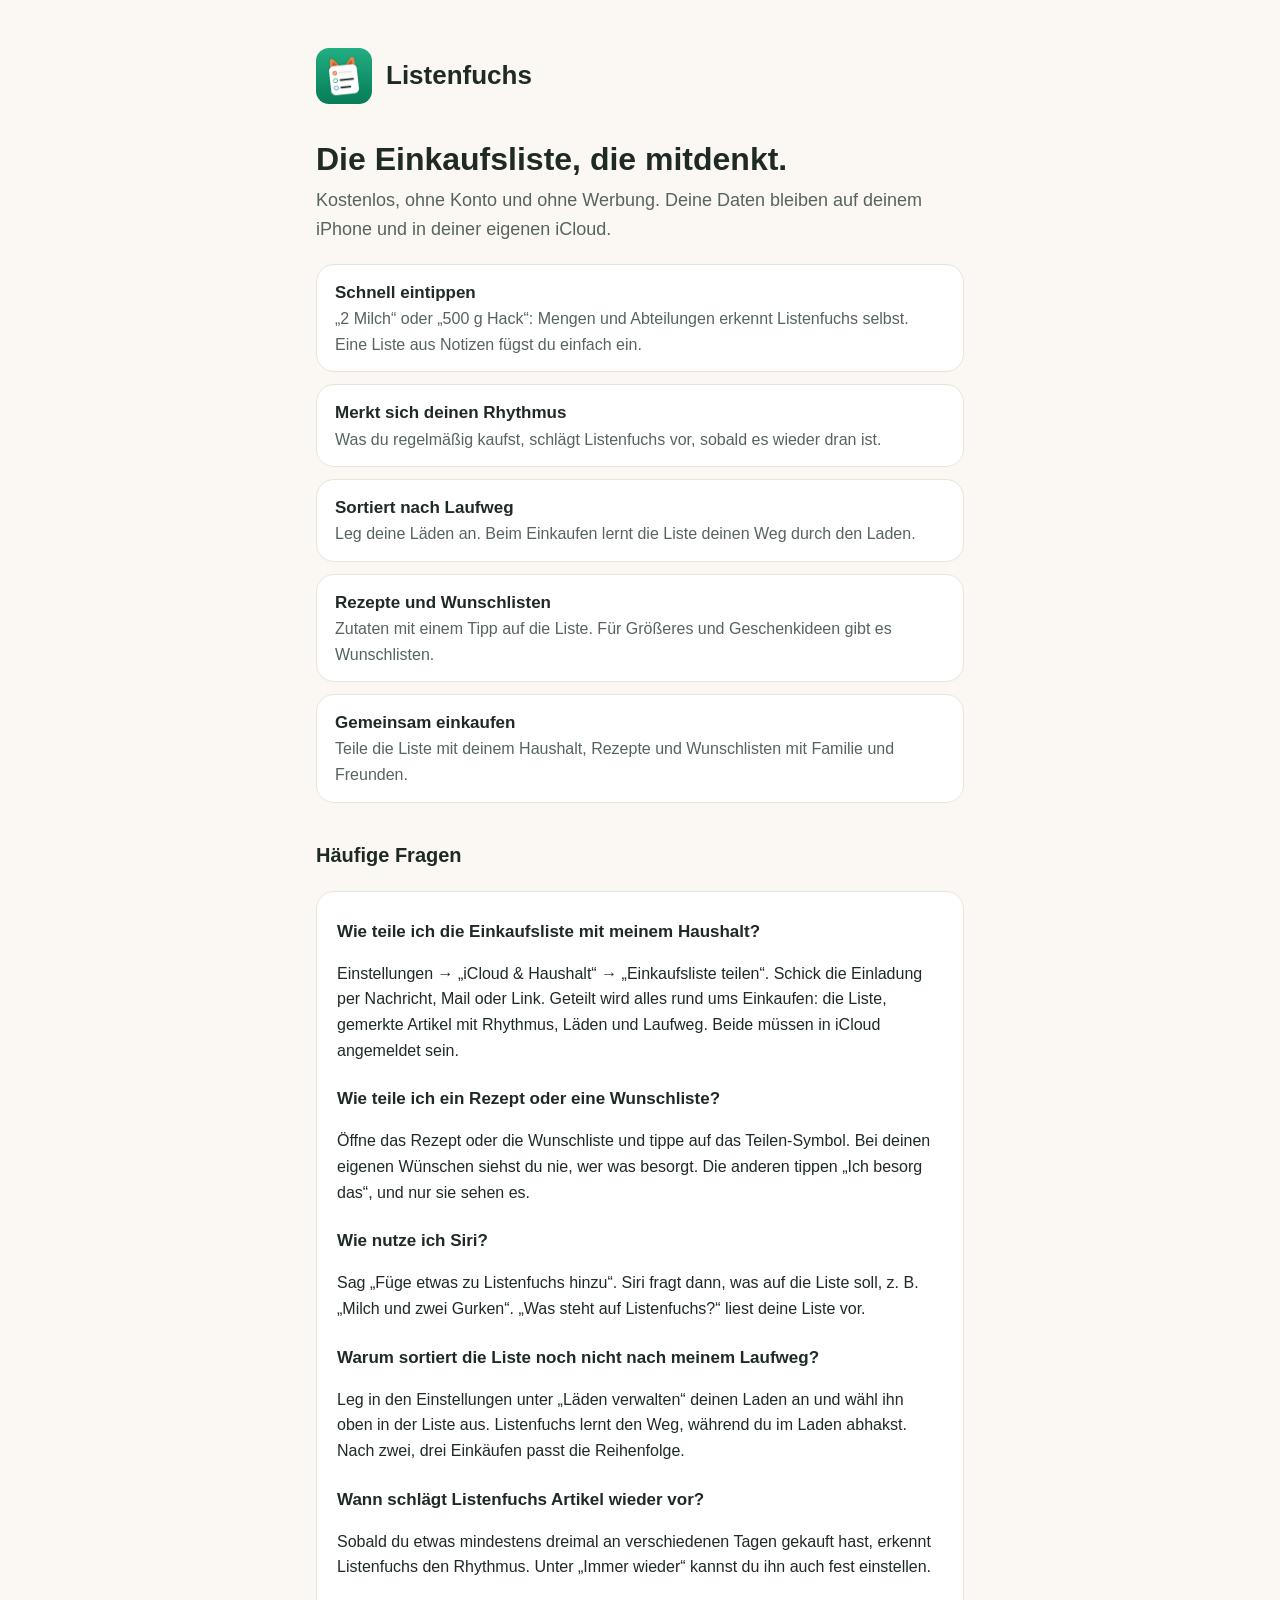
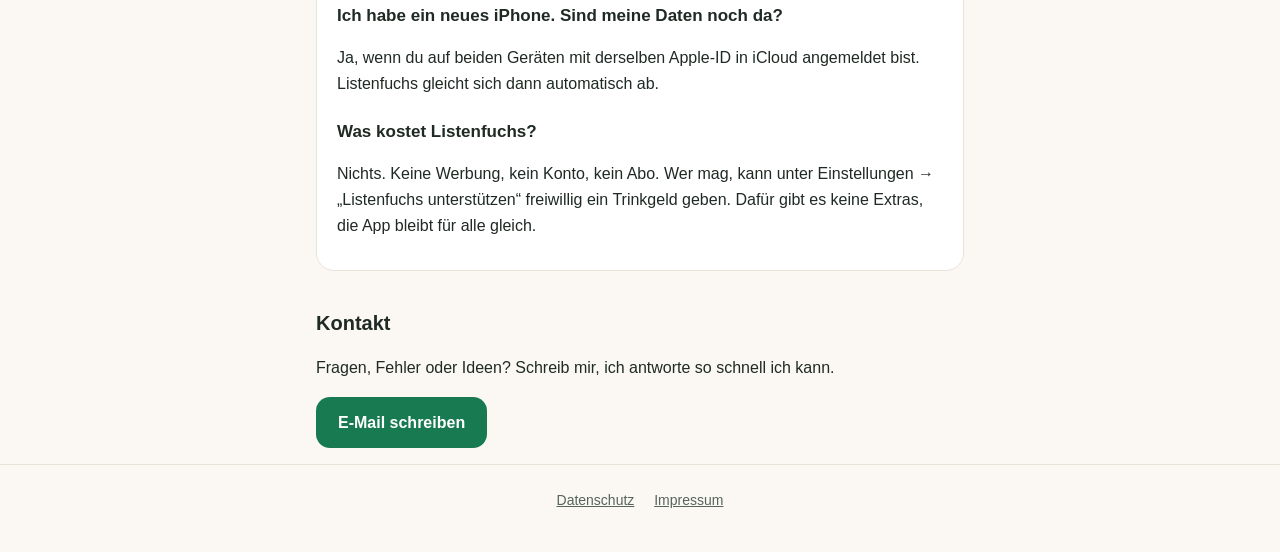
<file: index.html>
<!DOCTYPE html>
<html lang="de">
<head>
<meta charset="UTF-8">
<meta name="viewport" content="width=device-width, initial-scale=1.0">
<title>Listenfuchs – Hilfe &amp; Kontakt</title>
<meta name="description" content="Listenfuchs – die Einkaufsliste, die mitdenkt. Hilfe, häufige Fragen und Kontakt.">
<link rel="stylesheet" href="style.css">
<link rel="apple-touch-icon" href="apple-touch-icon.png">
<link rel="icon" href="icon.png">
</head>
<body>

<header>
  <div class="wrap">
    <a class="logo" href="index.html"><img src="icon.png" alt=""><span>Listenfuchs</span></a>
  </div>
</header>

<main class="wrap">
  <h1>Die Einkaufsliste, die mitdenkt.</h1>
  <p class="lead">Kostenlos, ohne Konto und ohne Werbung. Deine Daten bleiben auf deinem iPhone und in deiner eigenen iCloud.</p>

  <ul class="features">
    <li><strong>Schnell eintippen</strong><span>„2 Milch“ oder „500 g Hack“: Mengen und Abteilungen erkennt Listenfuchs selbst. Eine Liste aus Notizen fügst du einfach ein.</span></li>
    <li><strong>Merkt sich deinen Rhythmus</strong><span>Was du regelmäßig kaufst, schlägt Listenfuchs vor, sobald es wieder dran ist.</span></li>
    <li><strong>Sortiert nach Laufweg</strong><span>Leg deine Läden an. Beim Einkaufen lernt die Liste deinen Weg durch den Laden.</span></li>
    <li><strong>Rezepte und Wunschlisten</strong><span>Zutaten mit einem Tipp auf die Liste. Für Größeres und Geschenkideen gibt es Wunschlisten.</span></li>
    <li><strong>Gemeinsam einkaufen</strong><span>Teile die Liste mit deinem Haushalt, Rezepte und Wunschlisten mit Familie und Freunden.</span></li>
  </ul>

  <h2>Häufige Fragen</h2>
  <div class="card">
    <h3>Wie teile ich die Einkaufsliste mit meinem Haushalt?</h3>
    <p>Einstellungen → „iCloud &amp; Haushalt“ → „Einkaufsliste teilen“. Schick die Einladung per Nachricht, Mail oder Link. Geteilt wird alles rund ums Einkaufen: die Liste, gemerkte Artikel mit Rhythmus, Läden und Laufweg. Beide müssen in iCloud angemeldet sein.</p>

    <h3>Wie teile ich ein Rezept oder eine Wunschliste?</h3>
    <p>Öffne das Rezept oder die Wunschliste und tippe auf das Teilen-Symbol. Bei deinen eigenen Wünschen siehst du nie, wer was besorgt. Die anderen tippen „Ich besorg das“, und nur sie sehen es.</p>

    <h3>Wie nutze ich Siri?</h3>
    <p>Sag „Füge etwas zu Listenfuchs hinzu“. Siri fragt dann, was auf die Liste soll, z. B. „Milch und zwei Gurken“. „Was steht auf Listenfuchs?“ liest deine Liste vor.</p>

    <h3>Warum sortiert die Liste noch nicht nach meinem Laufweg?</h3>
    <p>Leg in den Einstellungen unter „Läden verwalten“ deinen Laden an und wähl ihn oben in der Liste aus. Listenfuchs lernt den Weg, während du im Laden abhakst. Nach zwei, drei Einkäufen passt die Reihenfolge.</p>

    <h3>Wann schlägt Listenfuchs Artikel wieder vor?</h3>
    <p>Sobald du etwas mindestens dreimal an verschiedenen Tagen gekauft hast, erkennt Listenfuchs den Rhythmus. Unter „Immer wieder“ kannst du ihn auch fest einstellen.</p>

    <h3>Ich habe ein neues iPhone. Sind meine Daten noch da?</h3>
    <p>Ja, wenn du auf beiden Geräten mit derselben Apple-ID in iCloud angemeldet bist. Listenfuchs gleicht sich dann automatisch ab.</p>

    <h3>Was kostet Listenfuchs?</h3>
    <p>Nichts. Keine Werbung, kein Konto, kein Abo. Wer mag, kann unter Einstellungen → „Listenfuchs unterstützen“ freiwillig ein Trinkgeld geben. Dafür gibt es keine Extras, die App bleibt für alle gleich.</p>
  </div>

  <h2>Kontakt</h2>
  <p>Fragen, Fehler oder Ideen? Schreib mir, ich antworte so schnell ich kann.</p>
  <p><a class="button" href="mailto:tobias.erkel@gmail.com?subject=Listenfuchs">E-Mail schreiben</a></p>
</main>

<footer>
  <a href="datenschutz.html">Datenschutz</a>
  <a href="impressum.html">Impressum</a>
</footer>

</body>
</html>
</file>
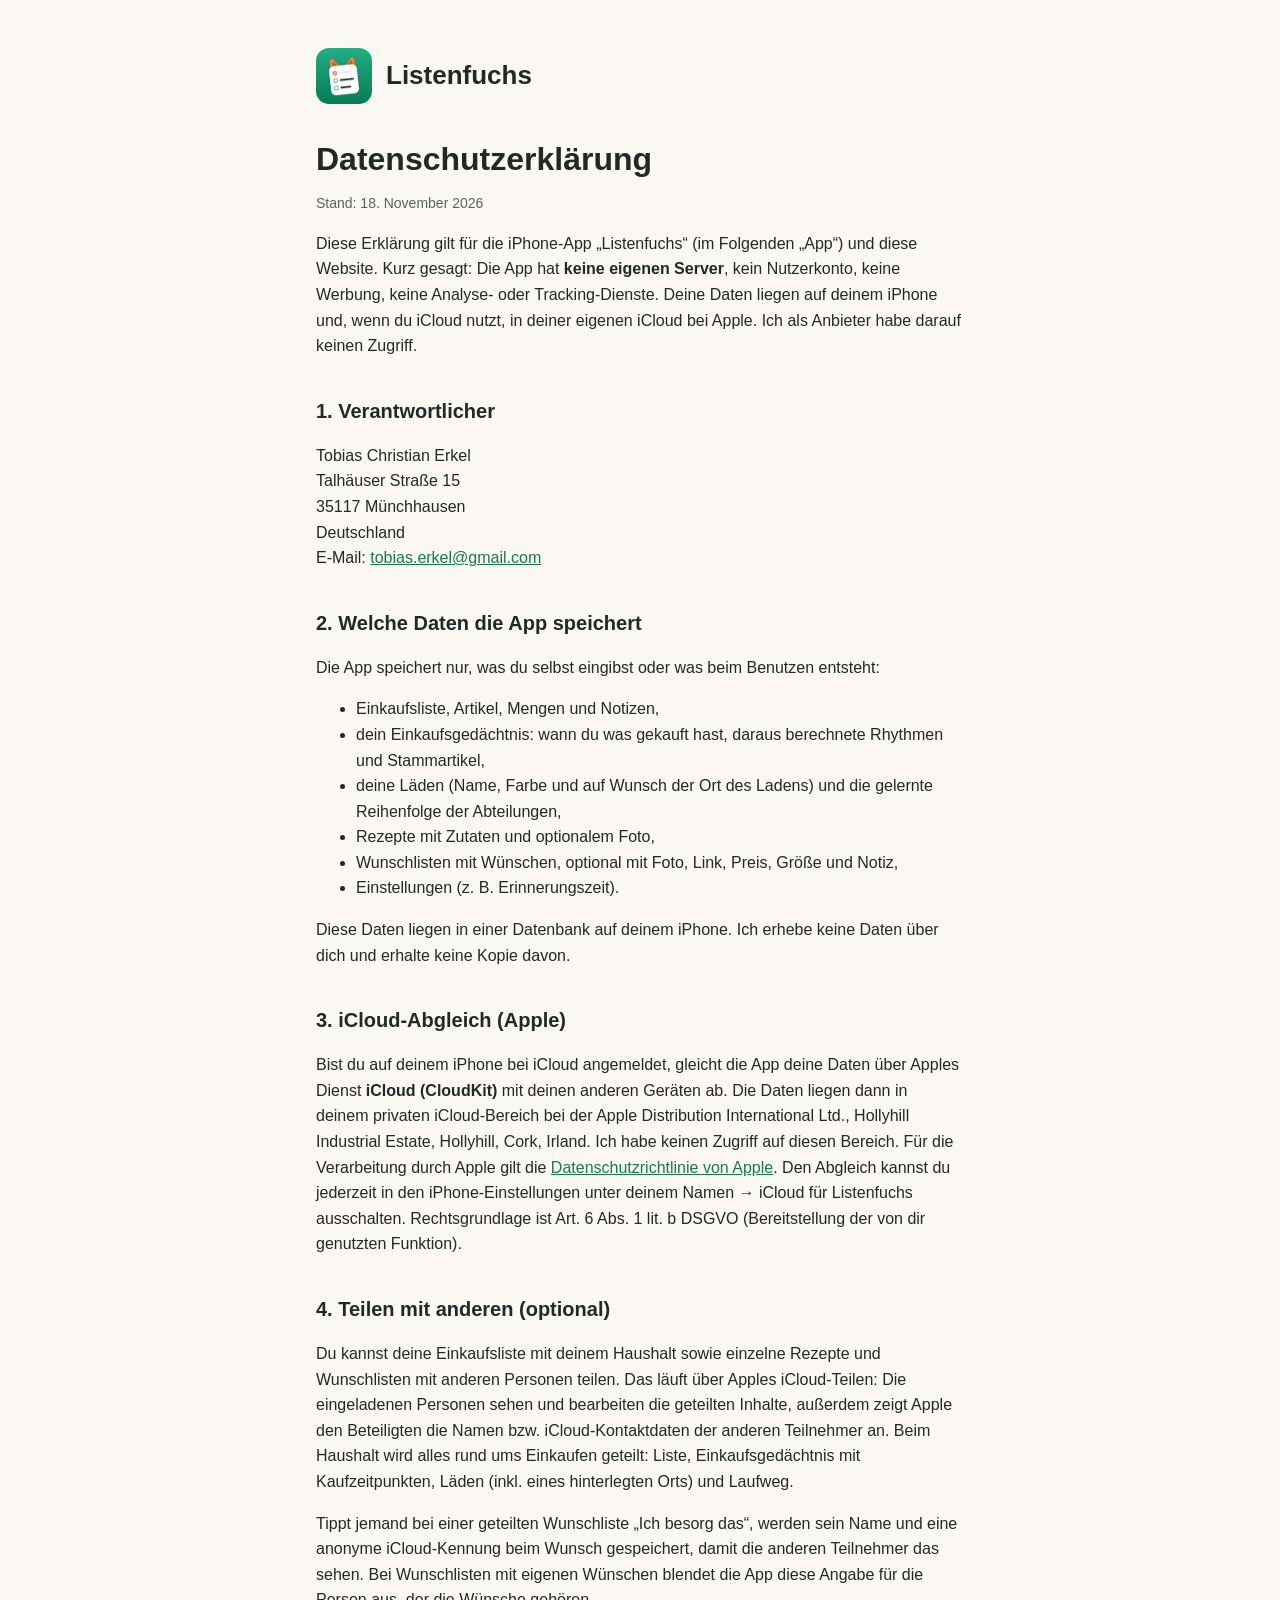
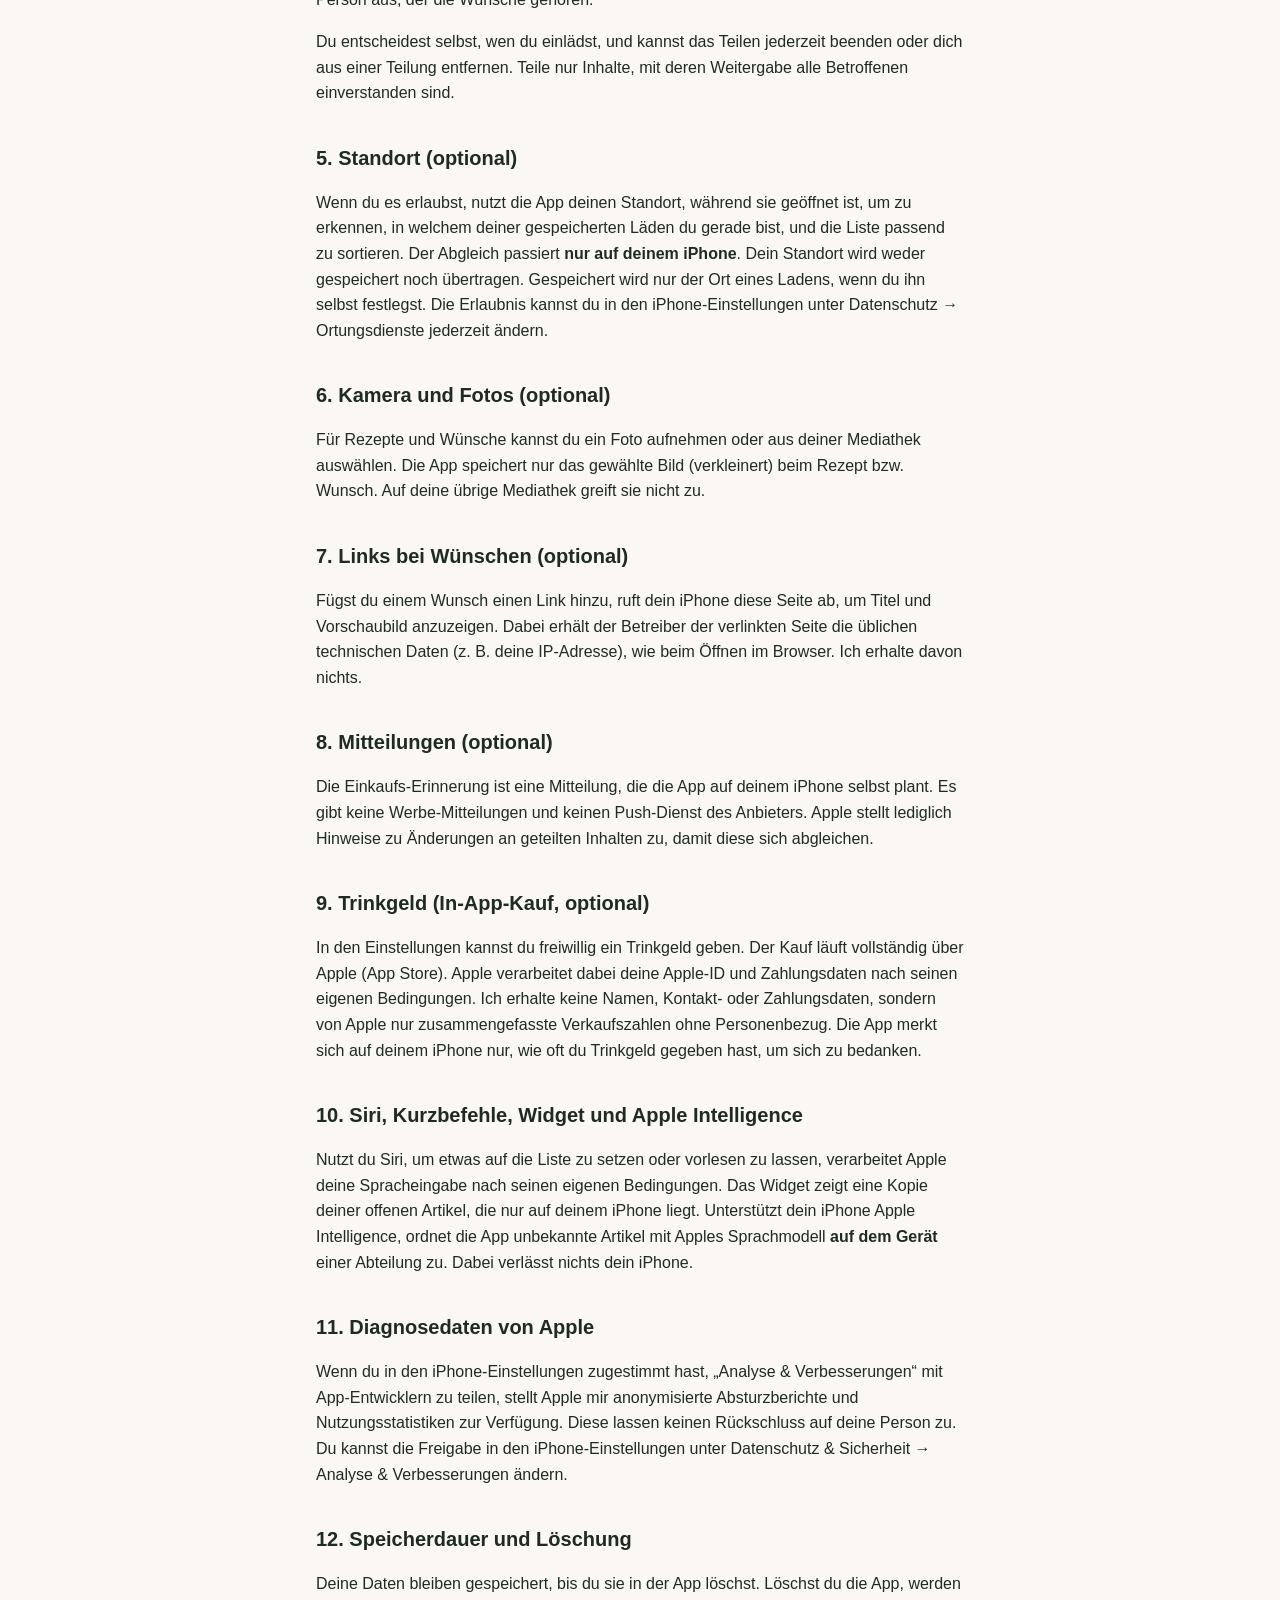
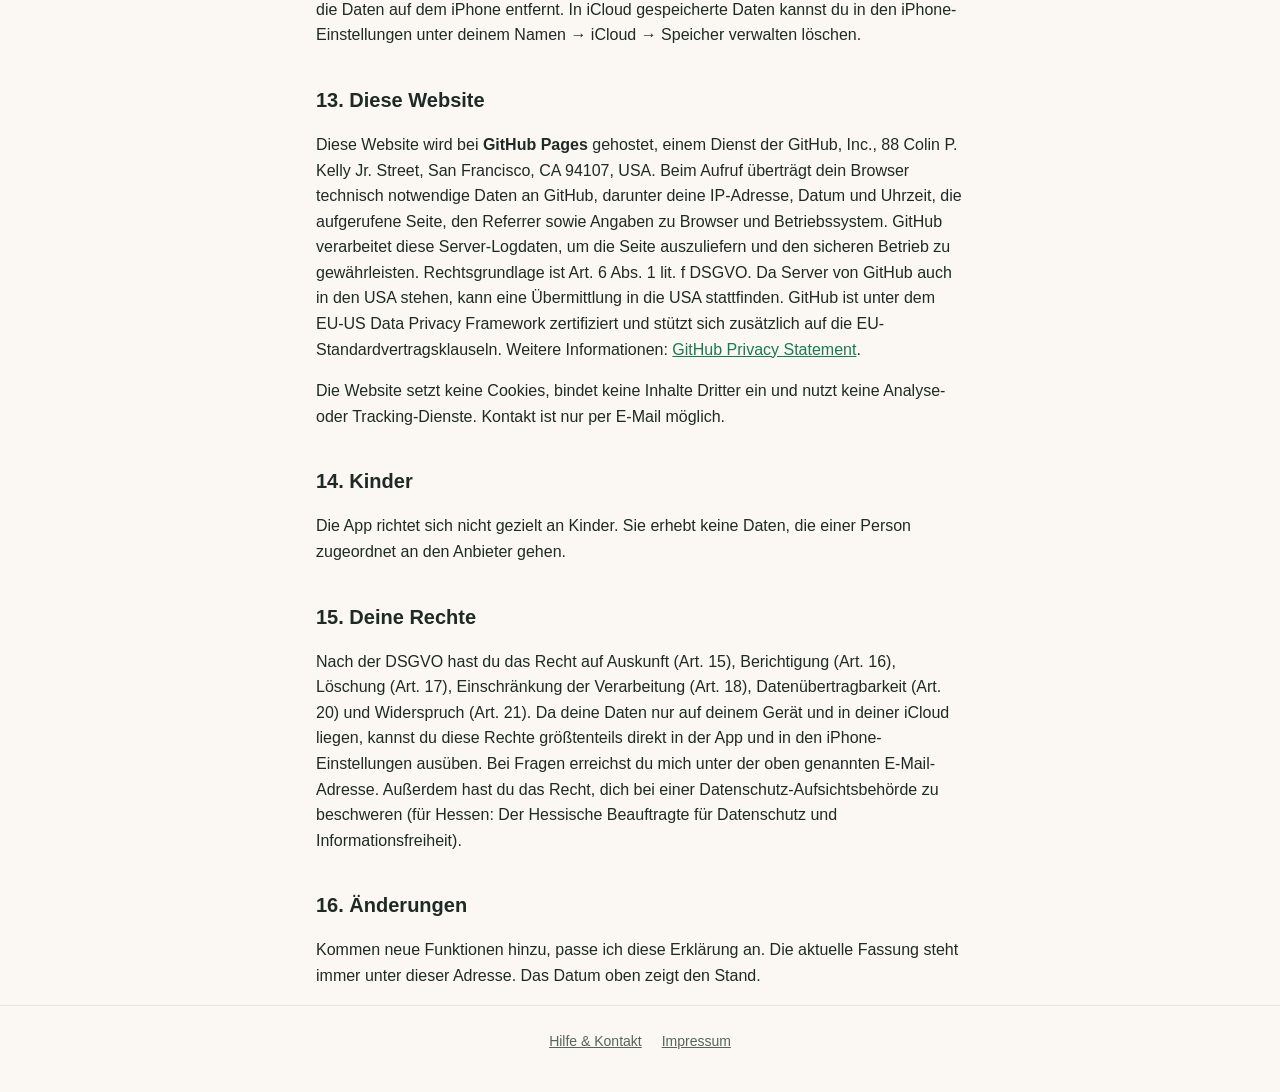
<file: datenschutz.html>
<!DOCTYPE html>
<html lang="de">
<head>
<meta charset="UTF-8">
<meta name="viewport" content="width=device-width, initial-scale=1.0">
<title>Listenfuchs – Datenschutzerklärung</title>
<link rel="stylesheet" href="style.css">
<link rel="apple-touch-icon" href="apple-touch-icon.png">
<link rel="icon" href="icon.png">
</head>
<body>

<header>
  <div class="wrap">
    <a class="logo" href="index.html"><img src="icon.png" alt=""><span>Listenfuchs</span></a>
  </div>
</header>

<main class="wrap">
  <h1>Datenschutzerklärung</h1>
  <p class="stand">Stand: 18. November 2026</p>

  <p>
    Diese Erklärung gilt für die iPhone-App „Listenfuchs“ (im Folgenden „App“) und diese Website.
    Kurz gesagt: Die App hat <strong>keine eigenen Server</strong>, kein Nutzerkonto, keine Werbung,
    keine Analyse- oder Tracking-Dienste. Deine Daten liegen auf deinem iPhone und, wenn du iCloud
    nutzt, in deiner eigenen iCloud bei Apple. Ich als Anbieter habe darauf keinen Zugriff.
  </p>

  <h2>1. Verantwortlicher</h2>
  <p>
    Tobias Christian Erkel<br>
    Talhäuser Straße 15<br>
    35117 Münchhausen<br>
    Deutschland<br>
    E-Mail: <a href="mailto:tobias.erkel@gmail.com">tobias.erkel@gmail.com</a>
  </p>

  <h2>2. Welche Daten die App speichert</h2>
  <p>Die App speichert nur, was du selbst eingibst oder was beim Benutzen entsteht:</p>
  <ul>
    <li>Einkaufsliste, Artikel, Mengen und Notizen,</li>
    <li>dein Einkaufsgedächtnis: wann du was gekauft hast, daraus berechnete Rhythmen und Stammartikel,</li>
    <li>deine Läden (Name, Farbe und auf Wunsch der Ort des Ladens) und die gelernte Reihenfolge der Abteilungen,</li>
    <li>Rezepte mit Zutaten und optionalem Foto,</li>
    <li>Wunschlisten mit Wünschen, optional mit Foto, Link, Preis, Größe und Notiz,</li>
    <li>Einstellungen (z. B. Erinnerungszeit).</li>
  </ul>
  <p>
    Diese Daten liegen in einer Datenbank auf deinem iPhone. Ich erhebe keine Daten über dich und
    erhalte keine Kopie davon.
  </p>

  <h2>3. iCloud-Abgleich (Apple)</h2>
  <p>
    Bist du auf deinem iPhone bei iCloud angemeldet, gleicht die App deine Daten über Apples Dienst
    <strong>iCloud (CloudKit)</strong> mit deinen anderen Geräten ab. Die Daten liegen dann in deinem
    privaten iCloud-Bereich bei der Apple Distribution International Ltd., Hollyhill Industrial Estate,
    Hollyhill, Cork, Irland. Ich habe keinen Zugriff auf diesen Bereich. Für die Verarbeitung durch
    Apple gilt die <a href="https://www.apple.com/de/legal/privacy/">Datenschutzrichtlinie von Apple</a>.
    Den Abgleich kannst du jederzeit in den iPhone-Einstellungen unter deinem Namen → iCloud für
    Listenfuchs ausschalten. Rechtsgrundlage ist Art. 6 Abs. 1 lit. b DSGVO (Bereitstellung der von dir
    genutzten Funktion).
  </p>

  <h2>4. Teilen mit anderen (optional)</h2>
  <p>
    Du kannst deine Einkaufsliste mit deinem Haushalt sowie einzelne Rezepte und Wunschlisten mit
    anderen Personen teilen. Das läuft über Apples iCloud-Teilen: Die eingeladenen Personen sehen
    und bearbeiten die geteilten Inhalte, außerdem zeigt Apple den Beteiligten die Namen bzw.
    iCloud-Kontaktdaten der anderen Teilnehmer an. Beim Haushalt wird alles rund ums Einkaufen
    geteilt: Liste, Einkaufsgedächtnis mit Kaufzeitpunkten, Läden (inkl. eines hinterlegten Orts) und
    Laufweg.
  </p>
  <p>
    Tippt jemand bei einer geteilten Wunschliste „Ich besorg das“, werden sein Name und eine
    anonyme iCloud-Kennung beim Wunsch gespeichert, damit die anderen Teilnehmer das sehen. Bei
    Wunschlisten mit eigenen Wünschen blendet die App diese Angabe für die Person aus, der die
    Wünsche gehören.
  </p>
  <p>
    Du entscheidest selbst, wen du einlädst, und kannst das Teilen jederzeit beenden oder dich aus
    einer Teilung entfernen. Teile nur Inhalte, mit deren Weitergabe alle Betroffenen einverstanden
    sind.
  </p>

  <h2>5. Standort (optional)</h2>
  <p>
    Wenn du es erlaubst, nutzt die App deinen Standort, während sie geöffnet ist, um zu erkennen, in
    welchem deiner gespeicherten Läden du gerade bist, und die Liste passend zu sortieren. Der
    Abgleich passiert <strong>nur auf deinem iPhone</strong>. Dein Standort wird weder gespeichert noch
    übertragen. Gespeichert wird nur der Ort eines Ladens, wenn du ihn selbst festlegst. Die Erlaubnis
    kannst du in den iPhone-Einstellungen unter Datenschutz → Ortungsdienste jederzeit ändern.
  </p>

  <h2>6. Kamera und Fotos (optional)</h2>
  <p>
    Für Rezepte und Wünsche kannst du ein Foto aufnehmen oder aus deiner Mediathek auswählen. Die App
    speichert nur das gewählte Bild (verkleinert) beim Rezept bzw. Wunsch. Auf deine übrige
    Mediathek greift sie nicht zu.
  </p>

  <h2>7. Links bei Wünschen (optional)</h2>
  <p>
    Fügst du einem Wunsch einen Link hinzu, ruft dein iPhone diese Seite ab, um Titel und Vorschaubild
    anzuzeigen. Dabei erhält der Betreiber der verlinkten Seite die üblichen technischen Daten (z. B.
    deine IP-Adresse), wie beim Öffnen im Browser. Ich erhalte davon nichts.
  </p>

  <h2>8. Mitteilungen (optional)</h2>
  <p>
    Die Einkaufs-Erinnerung ist eine Mitteilung, die die App auf deinem iPhone selbst plant. Es gibt
    keine Werbe-Mitteilungen und keinen Push-Dienst des Anbieters. Apple stellt lediglich Hinweise
    zu Änderungen an geteilten Inhalten zu, damit diese sich abgleichen.
  </p>

  <h2>9. Trinkgeld (In-App-Kauf, optional)</h2>
  <p>
    In den Einstellungen kannst du freiwillig ein Trinkgeld geben. Der Kauf läuft vollständig über
    Apple (App Store). Apple verarbeitet dabei deine Apple-ID und Zahlungsdaten nach seinen eigenen
    Bedingungen. Ich erhalte keine Namen, Kontakt- oder Zahlungsdaten, sondern von Apple nur
    zusammengefasste Verkaufszahlen ohne Personenbezug. Die App merkt sich auf deinem iPhone nur, wie
    oft du Trinkgeld gegeben hast, um sich zu bedanken.
  </p>

  <h2>10. Siri, Kurzbefehle, Widget und Apple Intelligence</h2>
  <p>
    Nutzt du Siri, um etwas auf die Liste zu setzen oder vorlesen zu lassen, verarbeitet Apple deine
    Spracheingabe nach seinen eigenen Bedingungen. Das Widget zeigt eine Kopie deiner offenen Artikel,
    die nur auf deinem iPhone liegt. Unterstützt dein iPhone Apple Intelligence, ordnet die App unbekannte
    Artikel mit Apples Sprachmodell <strong>auf dem Gerät</strong> einer Abteilung zu. Dabei verlässt
    nichts dein iPhone.
  </p>

  <h2>11. Diagnosedaten von Apple</h2>
  <p>
    Wenn du in den iPhone-Einstellungen zugestimmt hast, „Analyse &amp; Verbesserungen“ mit
    App-Entwicklern zu teilen, stellt Apple mir anonymisierte Absturzberichte und Nutzungsstatistiken
    zur Verfügung. Diese lassen keinen Rückschluss auf deine Person zu. Du kannst die Freigabe in den
    iPhone-Einstellungen unter Datenschutz &amp; Sicherheit → Analyse &amp; Verbesserungen ändern.
  </p>

  <h2>12. Speicherdauer und Löschung</h2>
  <p>
    Deine Daten bleiben gespeichert, bis du sie in der App löschst. Löschst du die App, werden die
    Daten auf dem iPhone entfernt. In iCloud gespeicherte Daten kannst du in den iPhone-Einstellungen
    unter deinem Namen → iCloud → Speicher verwalten löschen.
  </p>

  <h2>13. Diese Website</h2>
  <p>
    Diese Website wird bei <strong>GitHub Pages</strong> gehostet, einem Dienst der GitHub, Inc.,
    88 Colin P. Kelly Jr. Street, San Francisco, CA 94107, USA. Beim Aufruf überträgt dein Browser
    technisch notwendige Daten an GitHub, darunter deine IP-Adresse, Datum und Uhrzeit, die aufgerufene
    Seite, den Referrer sowie Angaben zu Browser und Betriebssystem. GitHub verarbeitet diese
    Server-Logdaten, um die Seite auszuliefern und den sicheren Betrieb zu gewährleisten. Rechtsgrundlage
    ist Art. 6 Abs. 1 lit. f DSGVO. Da Server von GitHub auch in den USA stehen, kann eine Übermittlung
    in die USA stattfinden. GitHub ist unter dem EU-US Data Privacy Framework zertifiziert und stützt sich
    zusätzlich auf die EU-Standardvertragsklauseln. Weitere Informationen:
    <a href="https://docs.github.com/site-policy/privacy-policies/github-general-privacy-statement">GitHub Privacy Statement</a>.
  </p>
  <p>
    Die Website setzt keine Cookies, bindet keine Inhalte Dritter ein und nutzt keine Analyse- oder
    Tracking-Dienste. Kontakt ist nur per E-Mail möglich.
  </p>

  <h2>14. Kinder</h2>
  <p>
    Die App richtet sich nicht gezielt an Kinder. Sie erhebt keine Daten, die einer Person zugeordnet
    an den Anbieter gehen.
  </p>

  <h2>15. Deine Rechte</h2>
  <p>
    Nach der DSGVO hast du das Recht auf Auskunft (Art. 15), Berichtigung (Art. 16), Löschung
    (Art. 17), Einschränkung der Verarbeitung (Art. 18), Datenübertragbarkeit (Art. 20) und
    Widerspruch (Art. 21). Da deine Daten nur auf deinem Gerät und in deiner iCloud liegen, kannst du
    diese Rechte größtenteils direkt in der App und in den iPhone-Einstellungen ausüben. Bei Fragen
    erreichst du mich unter der oben genannten E-Mail-Adresse. Außerdem hast du das Recht, dich bei
    einer Datenschutz-Aufsichtsbehörde zu beschweren (für Hessen: Der Hessische Beauftragte für
    Datenschutz und Informationsfreiheit).
  </p>

  <h2>16. Änderungen</h2>
  <p>
    Kommen neue Funktionen hinzu, passe ich diese Erklärung an. Die aktuelle Fassung steht immer
    unter dieser Adresse. Das Datum oben zeigt den Stand.
  </p>
</main>

<footer>
  <a href="index.html">Hilfe &amp; Kontakt</a>
  <a href="impressum.html">Impressum</a>
</footer>

</body>
</html>
</file>
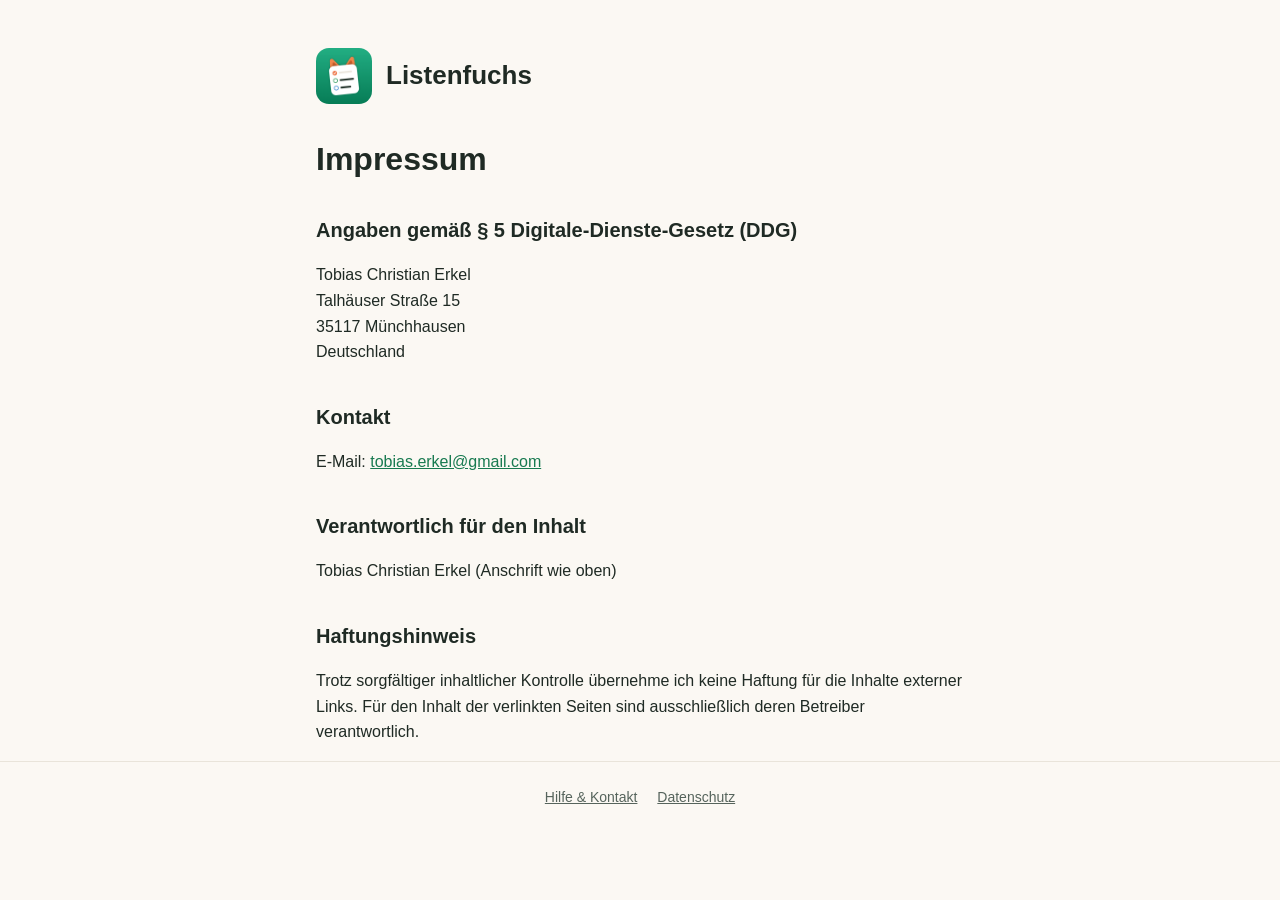
<file: impressum.html>
<!DOCTYPE html>
<html lang="de">
<head>
<meta charset="UTF-8">
<meta name="viewport" content="width=device-width, initial-scale=1.0">
<title>Listenfuchs – Impressum</title>
<link rel="stylesheet" href="style.css">
<link rel="apple-touch-icon" href="apple-touch-icon.png">
<link rel="icon" href="icon.png">
</head>
<body>

<header>
  <div class="wrap">
    <a class="logo" href="index.html"><img src="icon.png" alt=""><span>Listenfuchs</span></a>
  </div>
</header>

<main class="wrap">
  <h1>Impressum</h1>

  <h2>Angaben gemäß § 5 Digitale-Dienste-Gesetz (DDG)</h2>
  <p>
    Tobias Christian Erkel<br>
    Talhäuser Straße 15<br>
    35117 Münchhausen<br>
    Deutschland
  </p>

  <h2>Kontakt</h2>
  <p>E-Mail: <a href="mailto:tobias.erkel@gmail.com">tobias.erkel@gmail.com</a></p>

  <h2>Verantwortlich für den Inhalt</h2>
  <p>Tobias Christian Erkel (Anschrift wie oben)</p>

  <h2>Haftungshinweis</h2>
  <p>
    Trotz sorgfältiger inhaltlicher Kontrolle übernehme ich keine Haftung für die Inhalte externer Links.
    Für den Inhalt der verlinkten Seiten sind ausschließlich deren Betreiber verantwortlich.
  </p>
</main>

<footer>
  <a href="index.html">Hilfe &amp; Kontakt</a>
  <a href="datenschutz.html">Datenschutz</a>
</footer>

</body>
</html>
</file>
<file: style.css>
:root {
  --accent: #187A50;
  --accent-soft: #E3F1EA;
  --coral: #E8603C;
  --bg: #FBF8F3;
  --card: #FFFFFF;
  --text: #1F2A24;
  --muted: #56645C;
  --border: #E9E4DA;
}
@media (prefers-color-scheme: dark) {
  :root {
    --accent: #3FAE7B;
    --accent-soft: #1E3328;
    --coral: #F07A58;
    --bg: #161816;
    --card: #232623;
    --text: #EDF1EC;
    --muted: #A7B1AA;
    --border: #2F332F;
  }
}
* { box-sizing: border-box; }
body {
  margin: 0;
  font-family: ui-rounded, -apple-system, BlinkMacSystemFont, "SF Pro Rounded", "Segoe UI", Roboto, Helvetica, Arial, sans-serif;
  background: var(--bg);
  color: var(--text);
  line-height: 1.6;
  -webkit-text-size-adjust: 100%;
}
a { color: var(--accent); }
header { padding: 48px 16px 8px; }
.wrap { max-width: 680px; margin: 0 auto; padding: 0 16px; }
.logo { display: flex; align-items: center; gap: 14px; text-decoration: none; color: var(--text); }
.logo img { width: 56px; height: 56px; border-radius: 13px; }
.logo span { font-size: 26px; font-weight: 800; }
h1 { font-size: 32px; line-height: 1.2; margin: 28px 0 8px; font-weight: 800; }
h2 { font-size: 20px; margin: 36px 0 8px; font-weight: 800; }
h3 { font-size: 17px; margin: 22px 0 4px; }
p, li { font-size: 16px; }
.lead { font-size: 18px; color: var(--muted); margin-top: 0; }
.card { background: var(--card); border: 1px solid var(--border); border-radius: 18px; padding: 4px 20px 16px; margin: 20px 0; }
.features { list-style: none; padding: 0; margin: 20px 0; display: grid; gap: 12px; }
.features li { background: var(--card); border: 1px solid var(--border); border-radius: 18px; padding: 14px 18px; }
.features strong { display: block; font-size: 17px; }
.features span { color: var(--muted); }
.button { display: inline-block; background: var(--accent); color: #fff; text-decoration: none; font-weight: 800; padding: 13px 22px; border-radius: 14px; }
.stand { color: var(--muted); font-size: 14px; }
main { padding-bottom: 48px; }
footer { border-top: 1px solid var(--border); padding: 24px 16px 40px; text-align: center; font-size: 14px; color: var(--muted); }
footer a { color: var(--muted); margin: 0 8px; white-space: nowrap; }
</file>
